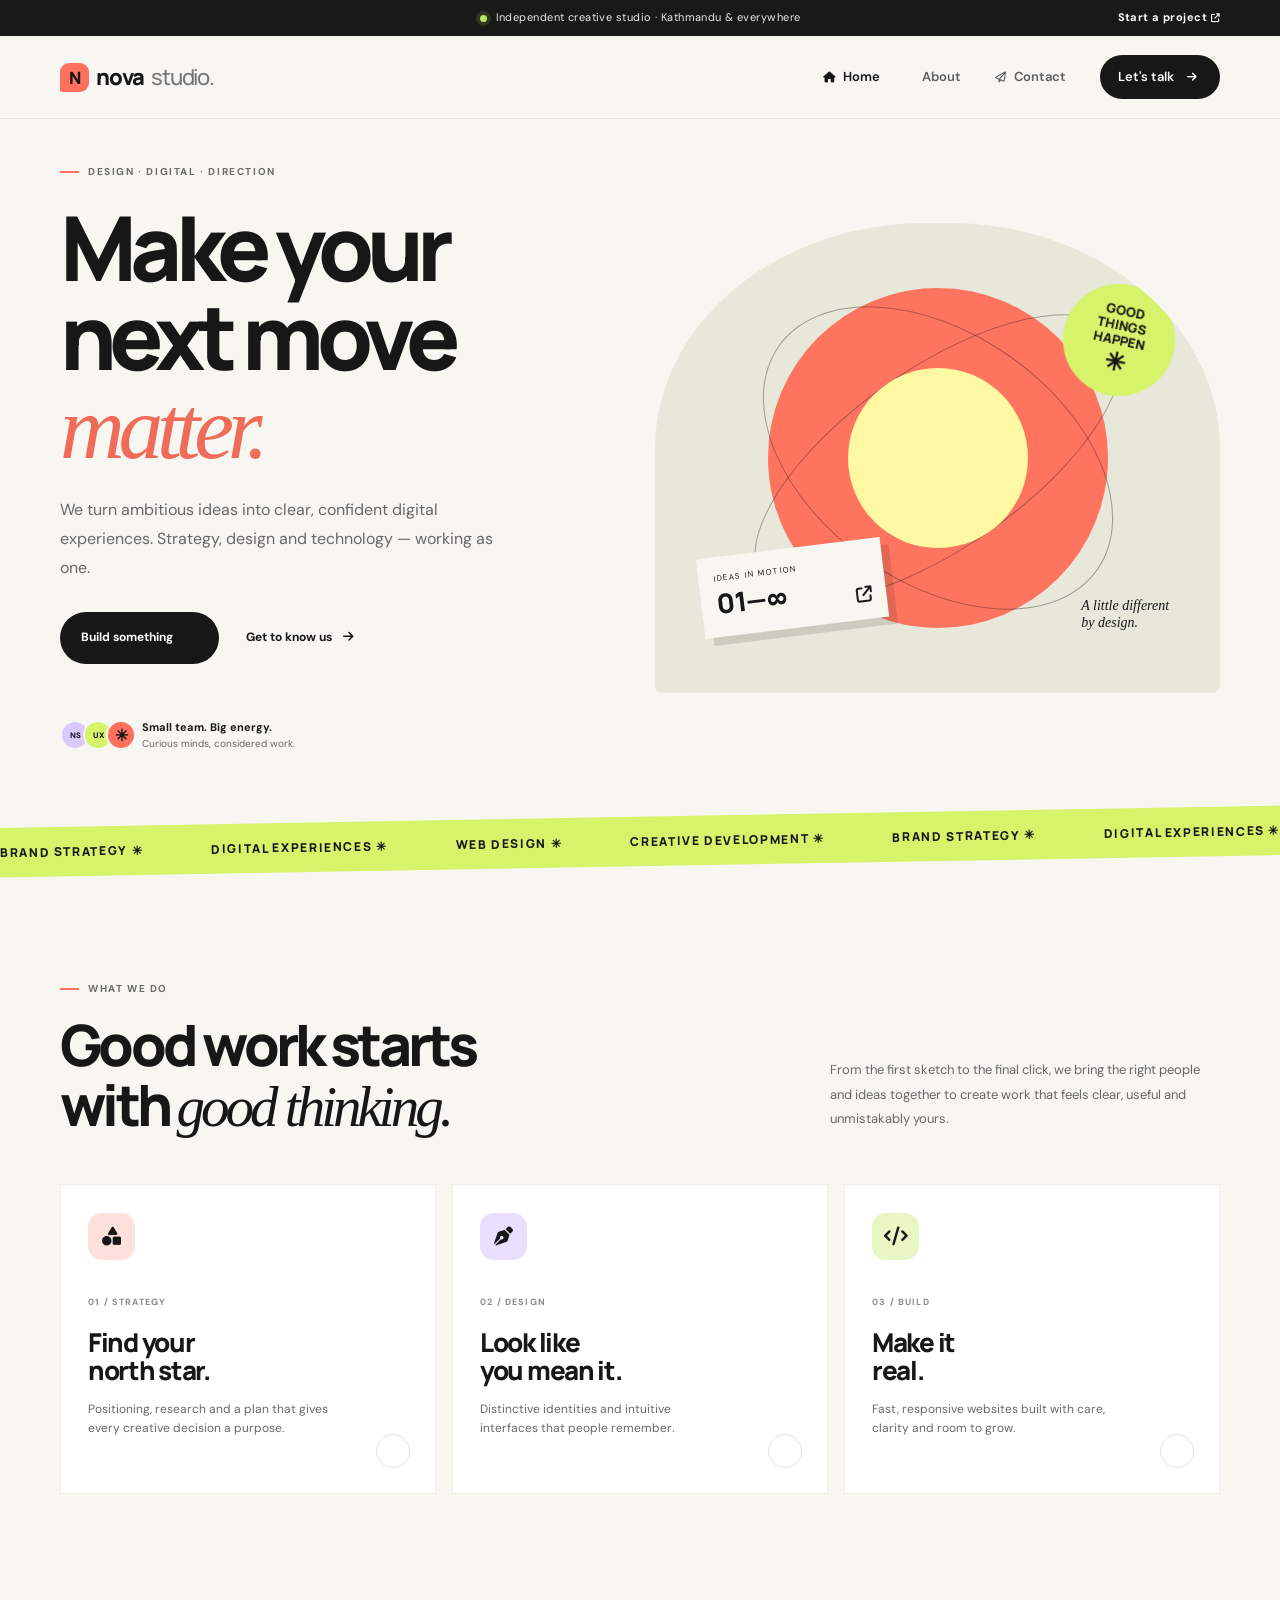
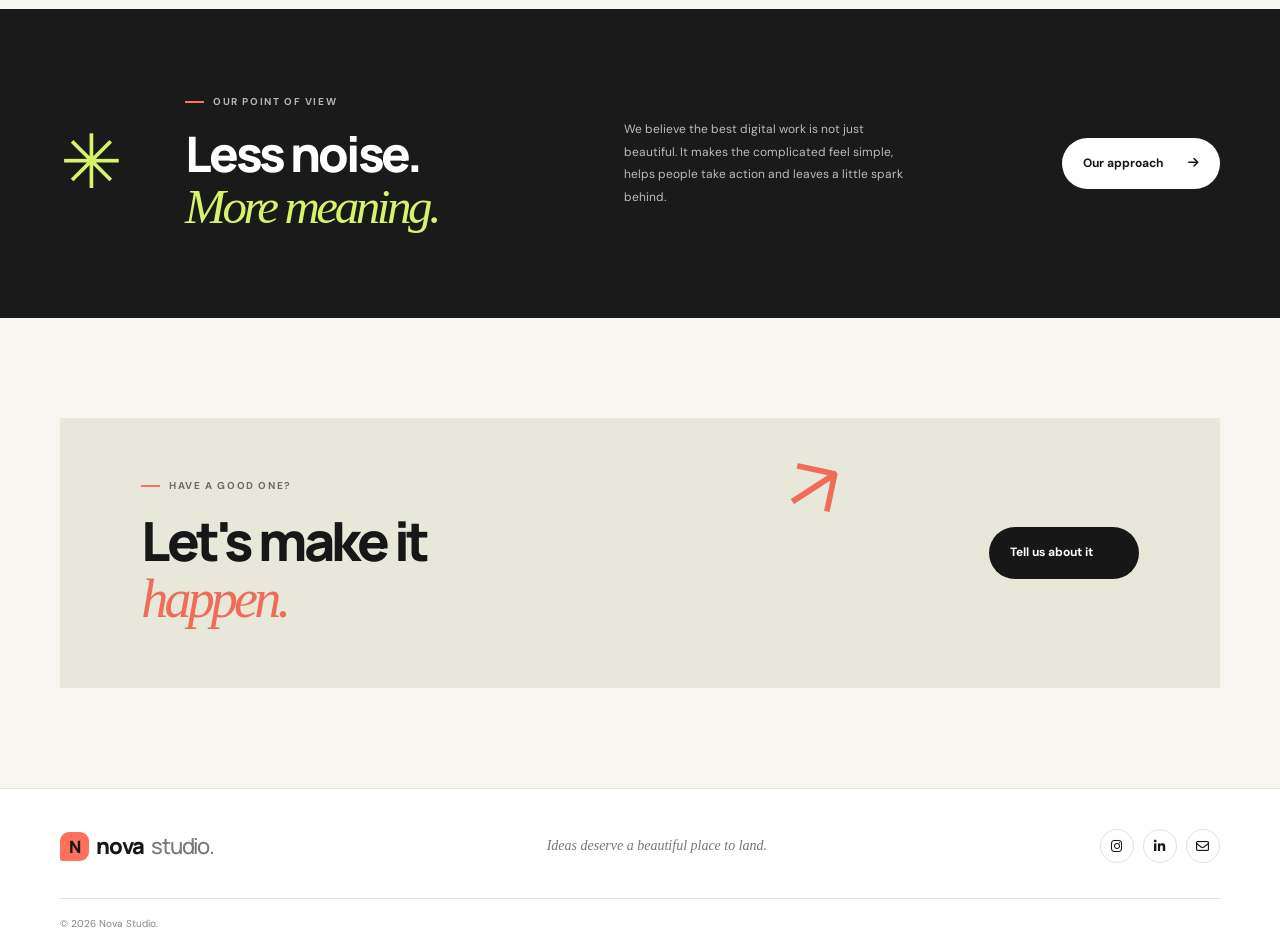
<file: index.html>
<!DOCTYPE html>
<html lang="en">
<head>
  <meta charset="UTF-8">
  <meta name="viewport" content="width=device-width, initial-scale=1.0">
  <meta name="description" content="Nova Studio — thoughtful digital experiences, bold identities and websites built to move ideas forward.">
  <title>Nova Studio — Make your next move</title>
  <link rel="preconnect" href="https://fonts.googleapis.com">
  <link rel="preconnect" href="https://fonts.gstatic.com" crossorigin>
  <link href="https://fonts.googleapis.com/css2?family=DM+Sans:wght@400;500;600;700&family=Manrope:wght@400;500;600;700;800&display=swap" rel="stylesheet">
  <link rel="stylesheet" href="https://cdnjs.cloudflare.com/ajax/libs/font-awesome/6.5.2/css/all.min.css">
  <link rel="stylesheet" href="style.css">
  <script src="main.js" defer></script>
</head>
<body>
  <div class="announcement"><span class="pulse"></span> Independent creative studio · Kathmandu & everywhere <a href="contact.html">Start a project <i class="fa-solid fa-arrow-up-right-from-square"></i></a></div>
  <header class="site-header">
    <nav class="nav container" aria-label="Main navigation">
      <a class="brand" href="index.html"><span class="brand-mark">N</span> nova<span class="brand-light">studio.</span></a>
      <button class="menu-toggle" aria-label="Open navigation" aria-expanded="false"><i class="fa-solid fa-bars"></i></button>
      <div class="nav-links">
        <a class="active" href="index.html"><i class="fa-solid fa-house"></i> Home</a>
        <a href="about.html"><i class="fa-solid fa-sparkles"></i> About</a>
        <a href="contact.html"><i class="fa-regular fa-paper-plane"></i> Contact</a>
        <a class="nav-cta" href="contact.html">Let's talk <i class="fa-solid fa-arrow-right"></i></a>
      </div>
    </nav>
  </header>
  <main>
    <section class="hero container">
      <div class="hero-copy">
        <div class="eyebrow"><span></span> DESIGN · DIGITAL · DIRECTION</div>
        <h1>Make your<br>next move <em>matter.</em></h1>
        <p class="hero-text">We turn ambitious ideas into clear, confident digital experiences. Strategy, design and technology — working as one.</p>
        <div class="hero-actions"><a class="button button-dark" href="contact.html">Build something <i class="fa-solid fa-arrow-up-right"></i></a><a class="text-link" href="about.html">Get to know us <i class="fa-solid fa-arrow-right"></i></a></div>
        <div class="hero-proof"><div class="avatar-stack"><span>NS</span><span>UX</span><span>✳</span></div><div><strong>Small team. Big energy.</strong><small>Curious minds, considered work.</small></div></div>
      </div>
      <div class="hero-art" aria-label="Abstract colorful creative artwork">
        <div class="art-orbit orbit-one"></div><div class="art-orbit orbit-two"></div>
        <div class="art-sun"></div><div class="art-card"><span>IDEAS IN MOTION</span><b>01—∞</b><i class="fa-solid fa-arrow-up-right-from-square"></i></div>
        <div class="art-sticker">GOOD<br>THINGS<br>HAPPEN <span>✳</span></div>
        <div class="art-caption">A little different<br>by design.</div>
      </div>
    </section>
    <section class="ticker"><div class="ticker-track"><span>BRAND STRATEGY ✳</span><span>DIGITAL EXPERIENCES ✳</span><span>WEB DESIGN ✳</span><span>CREATIVE DEVELOPMENT ✳</span><span>BRAND STRATEGY ✳</span><span>DIGITAL EXPERIENCES ✳</span></div></section>
    <section class="section container">
      <div class="section-heading"><div><div class="eyebrow"><span></span> WHAT WE DO</div><h2>Good work starts<br>with <em>good thinking.</em></h2></div><p>From the first sketch to the final click, we bring the right people and ideas together to create work that feels clear, useful and unmistakably yours.</p></div>
      <div class="service-grid">
        <article class="service-card"><div class="service-icon coral"><i class="fa-solid fa-shapes"></i></div><span class="card-number">01 / STRATEGY</span><h3>Find your<br>north star.</h3><p>Positioning, research and a plan that gives every creative decision a purpose.</p><a href="about.html" aria-label="Learn about strategy"><i class="fa-solid fa-arrow-up-right"></i></a></article>
        <article class="service-card"><div class="service-icon lilac"><i class="fa-solid fa-pen-nib"></i></div><span class="card-number">02 / DESIGN</span><h3>Look like<br>you mean it.</h3><p>Distinctive identities and intuitive interfaces that people remember.</p><a href="about.html" aria-label="Learn about design"><i class="fa-solid fa-arrow-up-right"></i></a></article>
        <article class="service-card"><div class="service-icon lime"><i class="fa-solid fa-code"></i></div><span class="card-number">03 / BUILD</span><h3>Make it<br>real.</h3><p>Fast, responsive websites built with care, clarity and room to grow.</p><a href="about.html" aria-label="Learn about development"><i class="fa-solid fa-arrow-up-right"></i></a></article>
      </div>
    </section>
    <section class="feature-band"><div class="container feature-inner"><div class="feature-symbol">✳</div><div><div class="eyebrow light"><span></span> OUR POINT OF VIEW</div><h2>Less noise.<br><em>More meaning.</em></h2></div><p>We believe the best digital work is not just beautiful. It makes the complicated feel simple, helps people take action and leaves a little spark behind.</p><a class="button button-light" href="about.html">Our approach <i class="fa-solid fa-arrow-right"></i></a></div></section>
    <section class="cta-section container"><div class="cta-box"><div><div class="eyebrow"><span></span> HAVE A GOOD ONE?</div><h2>Let's make it<br><em>happen.</em></h2></div><a class="button button-dark" href="contact.html">Tell us about it <i class="fa-solid fa-arrow-up-right"></i></a><div class="cta-doodle">↗</div></div></section>
  </main>
  <footer class="footer"><div class="container footer-main"><a class="brand" href="index.html"><span class="brand-mark">N</span> nova<span class="brand-light">studio.</span></a><p>Ideas deserve a beautiful place to land.</p><div class="socials"><a href="https://www.instagram.com/" aria-label="Instagram"><i class="fa-brands fa-instagram"></i></a><a href="https://www.linkedin.com/" aria-label="LinkedIn"><i class="fa-brands fa-linkedin-in"></i></a><a href="mailto:hello@novastudio.example" aria-label="Email"><i class="fa-regular fa-envelope"></i></a></div></div><div class="container footer-bottom"><span>© <span id="year"></span> Nova Studio.</span></div></footer>
</body>
</html>
</file>
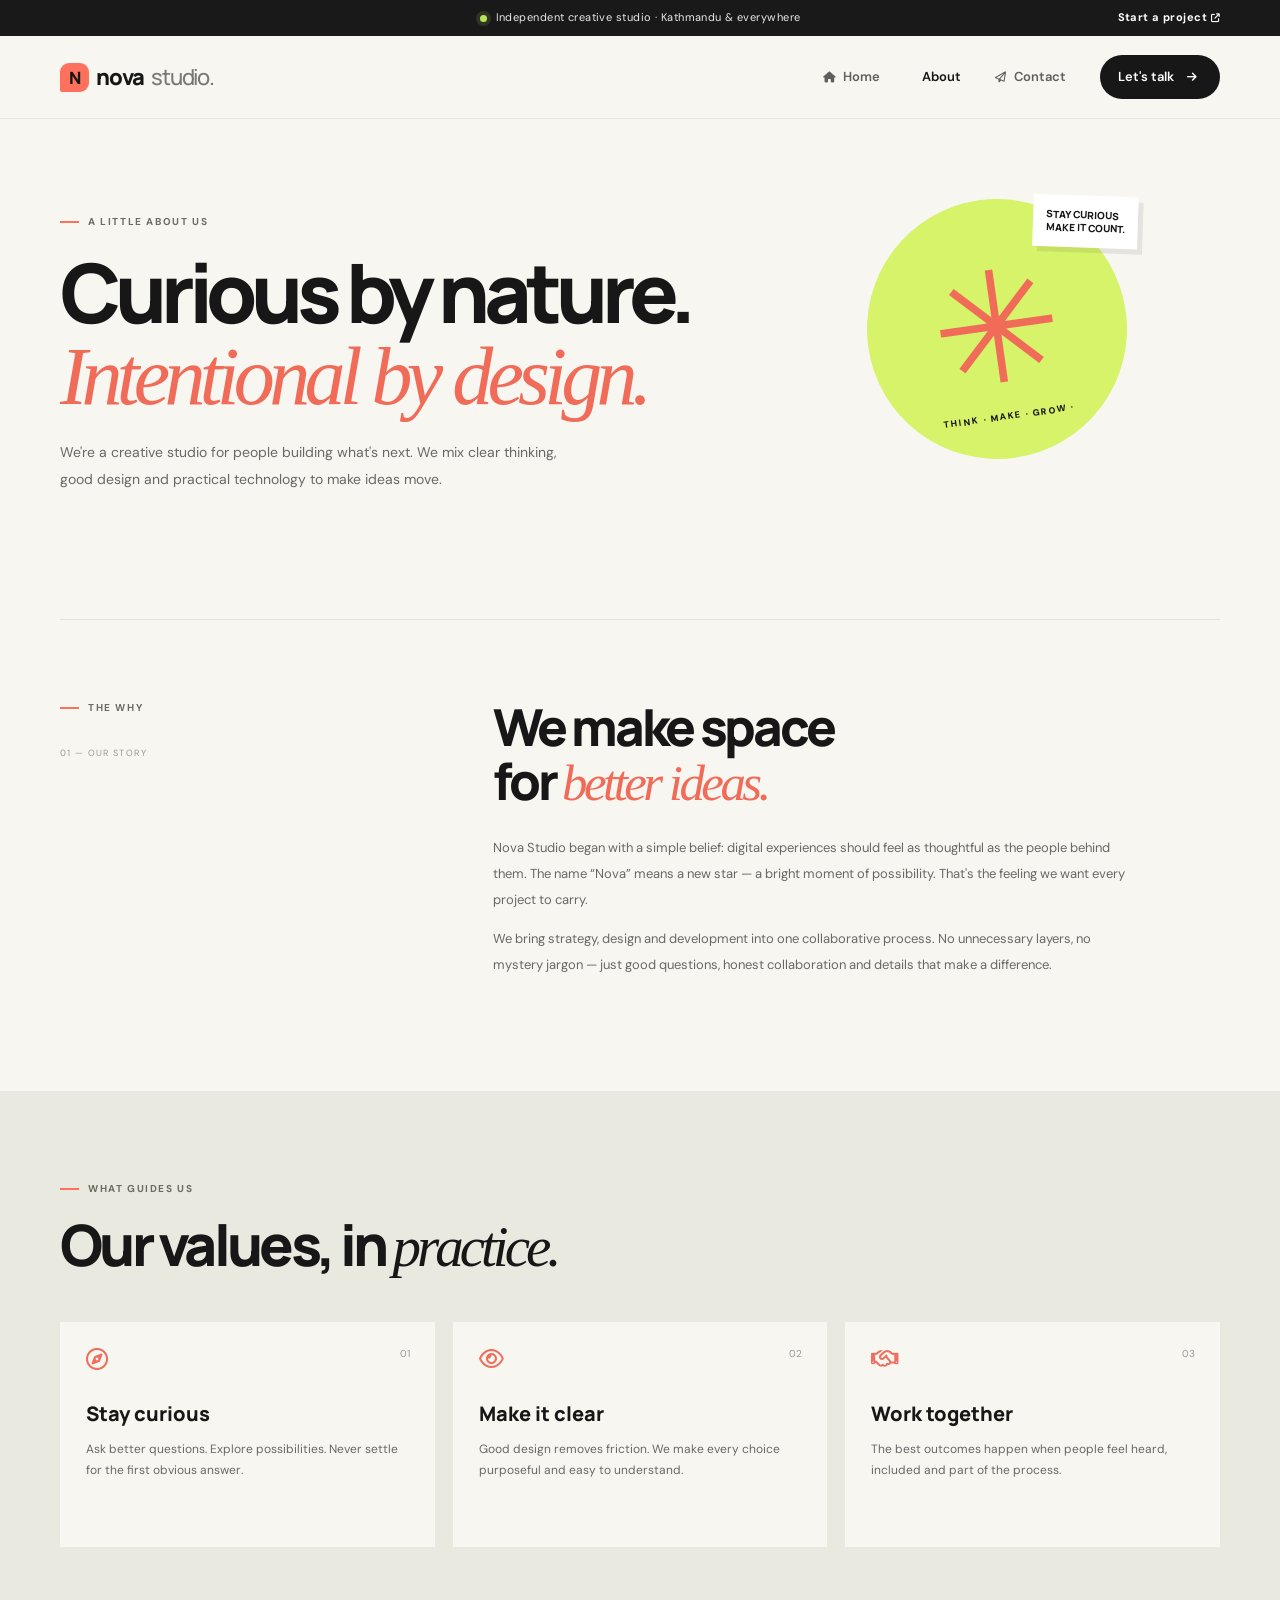
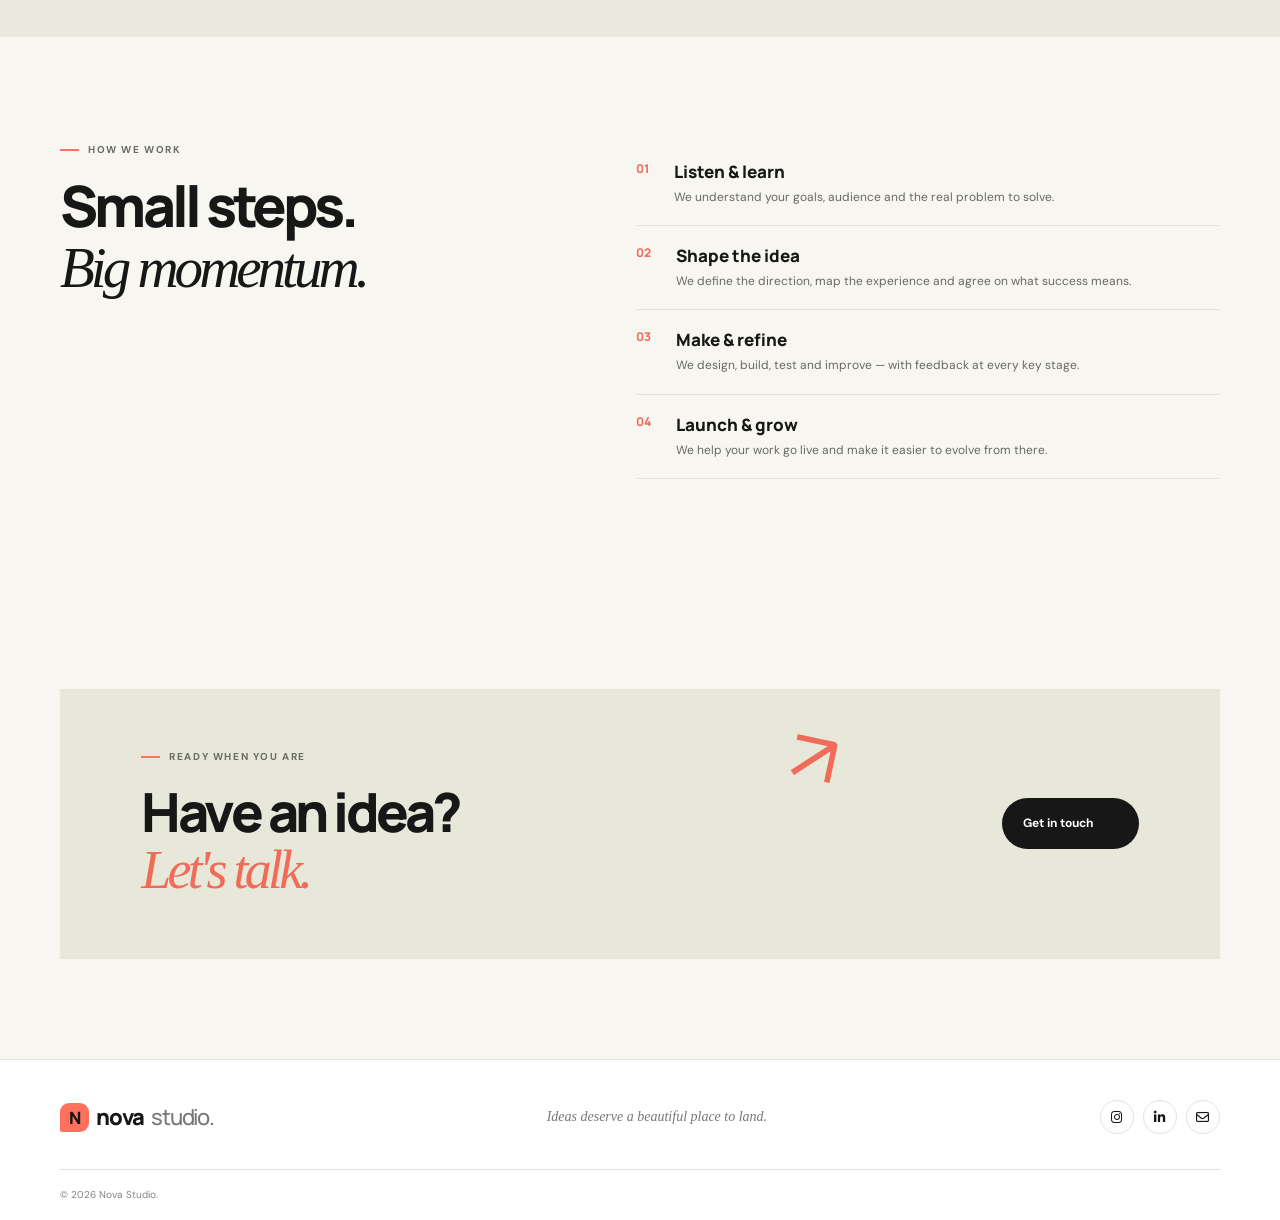
<file: about.html>
<!DOCTYPE html>
<html lang="en">
<head>
  <meta charset="UTF-8"><meta name="viewport" content="width=device-width, initial-scale=1.0">
  <meta name="description" content="Meet Nova Studio and discover our thoughtful approach to creative work.">
  <title>About — Nova Studio</title>
  <link rel="preconnect" href="https://fonts.googleapis.com"><link rel="preconnect" href="https://fonts.gstatic.com" crossorigin>
  <link href="https://fonts.googleapis.com/css2?family=DM+Sans:wght@400;500;600;700&family=Manrope:wght@400;500;600;700;800&display=swap" rel="stylesheet">
  <link rel="stylesheet" href="https://cdnjs.cloudflare.com/ajax/libs/font-awesome/6.5.2/css/all.min.css"><link rel="stylesheet" href="style.css"><script src="main.js" defer></script>
</head>
<body>
  <div class="announcement"><span class="pulse"></span> Independent creative studio · Kathmandu & everywhere <a href="contact.html">Start a project <i class="fa-solid fa-arrow-up-right-from-square"></i></a></div>
  <header class="site-header"><nav class="nav container" aria-label="Main navigation"><a class="brand" href="index.html"><span class="brand-mark">N</span> nova<span class="brand-light">studio.</span></a><button class="menu-toggle" aria-label="Open navigation" aria-expanded="false"><i class="fa-solid fa-bars"></i></button><div class="nav-links"><a href="index.html"><i class="fa-solid fa-house"></i> Home</a><a class="active" href="about.html"><i class="fa-solid fa-sparkles"></i> About</a><a href="contact.html"><i class="fa-regular fa-paper-plane"></i> Contact</a><a class="nav-cta" href="contact.html">Let's talk <i class="fa-solid fa-arrow-right"></i></a></div></nav></header>
  <main>
    <section class="page-hero container"><div class="eyebrow"><span></span> A LITTLE ABOUT US</div><h1>Curious by nature.<br><em>Intentional by design.</em></h1><p>We're a creative studio for people building what's next. We mix clear thinking, good design and practical technology to make ideas move.</p><div class="page-hero-art"><span class="big-asterisk">✳</span><span class="floating-note">STAY CURIOUS<br>MAKE IT COUNT.</span><span class="circle-word">THINK · MAKE · GROW ·</span></div></section>
    <section class="section container about-story"><div class="story-label"><div class="eyebrow"><span></span> THE WHY</div><span>01 — OUR STORY</span></div><div class="story-content"><h2>We make space<br>for <em>better ideas.</em></h2><p>Nova Studio began with a simple belief: digital experiences should feel as thoughtful as the people behind them. The name “Nova” means a new star — a bright moment of possibility. That's the feeling we want every project to carry.</p><p>We bring strategy, design and development into one collaborative process. No unnecessary layers, no mystery jargon — just good questions, honest collaboration and details that make a difference.</p></div></section>
    <section class="values-section"><div class="container"><div class="eyebrow"><span></span> WHAT GUIDES US</div><h2>Our values, in <em>practice.</em></h2><div class="values-grid"><article><span>01</span><i class="fa-regular fa-compass"></i><h3>Stay curious</h3><p>Ask better questions. Explore possibilities. Never settle for the first obvious answer.</p></article><article><span>02</span><i class="fa-regular fa-eye"></i><h3>Make it clear</h3><p>Good design removes friction. We make every choice purposeful and easy to understand.</p></article><article><span>03</span><i class="fa-regular fa-handshake"></i><h3>Work together</h3><p>The best outcomes happen when people feel heard, included and part of the process.</p></article></div></div></section>
    <section class="process-section container"><div><div class="eyebrow"><span></span> HOW WE WORK</div><h2>Small steps.<br><em>Big momentum.</em></h2></div><div class="process-list"><div><b>01</b><section><h3>Listen & learn</h3><p>We understand your goals, audience and the real problem to solve.</p></section></div><div><b>02</b><section><h3>Shape the idea</h3><p>We define the direction, map the experience and agree on what success means.</p></section></div><div><b>03</b><section><h3>Make & refine</h3><p>We design, build, test and improve — with feedback at every key stage.</p></section></div><div><b>04</b><section><h3>Launch & grow</h3><p>We help your work go live and make it easier to evolve from there.</p></section></div></div></section>
    <section class="cta-section container"><div class="cta-box"><div><div class="eyebrow"><span></span> READY WHEN YOU ARE</div><h2>Have an idea?<br><em>Let's talk.</em></h2></div><a class="button button-dark" href="contact.html">Get in touch <i class="fa-solid fa-arrow-up-right"></i></a><div class="cta-doodle">↗</div></div></section>
  </main>
  <footer class="footer"><div class="container footer-main"><a class="brand" href="index.html"><span class="brand-mark">N</span> nova<span class="brand-light">studio.</span></a><p>Ideas deserve a beautiful place to land.</p><div class="socials"><a href="https://www.instagram.com/" aria-label="Instagram"><i class="fa-brands fa-instagram"></i></a><a href="https://www.linkedin.com/" aria-label="LinkedIn"><i class="fa-brands fa-linkedin-in"></i></a><a href="mailto:hello@novastudio.example" aria-label="Email"><i class="fa-regular fa-envelope"></i></a></div></div><div class="container footer-bottom"><span>© <span id="year"></span> Nova Studio.</span></div></footer>
</body></html>
</file>
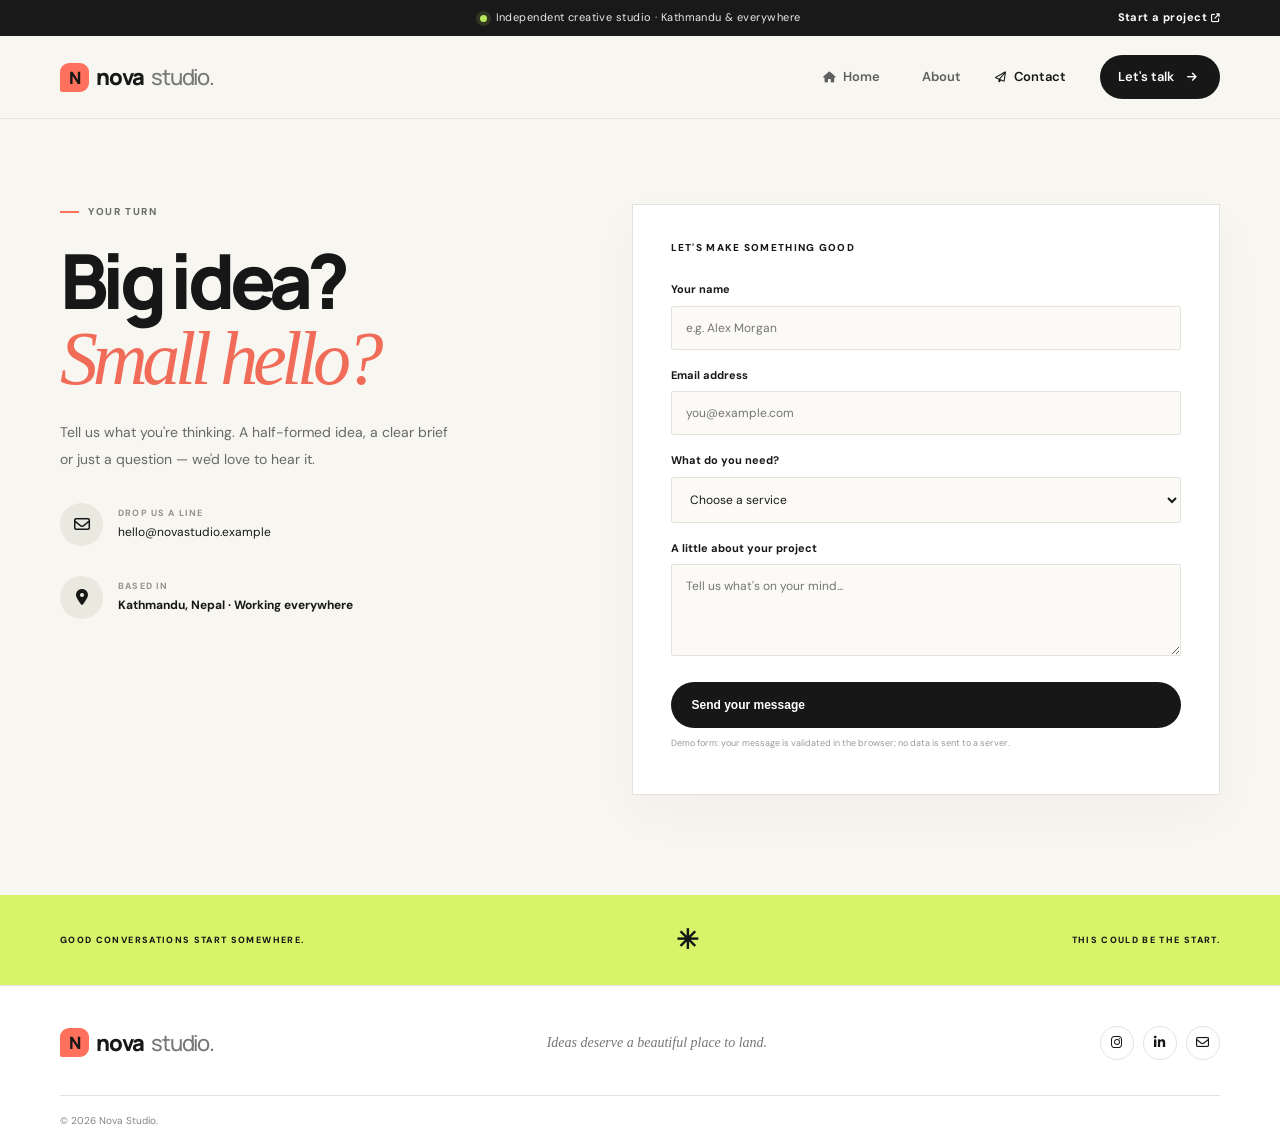
<file: contact.html>
<!DOCTYPE html>
<html lang="en">
<head>
  <meta charset="UTF-8"><meta name="viewport" content="width=device-width, initial-scale=1.0">
  <meta name="description" content="Contact Nova Studio to start a creative or web project.">
  <title>Contact — Nova Studio</title>
  <link rel="preconnect" href="https://fonts.googleapis.com"><link rel="preconnect" href="https://fonts.gstatic.com" crossorigin>
  <link href="https://fonts.googleapis.com/css2?family=DM+Sans:wght@400;500;600;700&family=Manrope:wght@400;500;600;700;800&display=swap" rel="stylesheet">
  <link rel="stylesheet" href="https://cdnjs.cloudflare.com/ajax/libs/font-awesome/6.5.2/css/all.min.css"><link rel="stylesheet" href="style.css"><script src="main.js" defer></script>
</head>
<body>
  <div class="announcement"><span class="pulse"></span> Independent creative studio · Kathmandu & everywhere <a href="contact.html">Start a project <i class="fa-solid fa-arrow-up-right-from-square"></i></a></div>
  <header class="site-header"><nav class="nav container" aria-label="Main navigation"><a class="brand" href="index.html"><span class="brand-mark">N</span> nova<span class="brand-light">studio.</span></a><button class="menu-toggle" aria-label="Open navigation" aria-expanded="false"><i class="fa-solid fa-bars"></i></button><div class="nav-links"><a href="index.html"><i class="fa-solid fa-house"></i> Home</a><a href="about.html"><i class="fa-solid fa-sparkles"></i> About</a><a class="active" href="contact.html"><i class="fa-regular fa-paper-plane"></i> Contact</a><a class="nav-cta" href="#contact-form">Let's talk <i class="fa-solid fa-arrow-right"></i></a></div></nav></header>
  <main>
    <section class="contact-hero container"><div><div class="eyebrow"><span></span> YOUR TURN</div><h1>Big idea?<br><em>Small hello?</em></h1><p>Tell us what you're thinking. A half-formed idea, a clear brief or just a question — we'd love to hear it.</p><div class="contact-detail"><span><i class="fa-regular fa-envelope"></i></span><div><small>DROP US A LINE</small><a href="mailto:hello@novastudio.example">hello@novastudio.example</a></div></div><div class="contact-detail"><span><i class="fa-solid fa-location-dot"></i></span><div><small>BASED IN</small><strong>Kathmandu, Nepal · Working everywhere</strong></div></div></div>
      <form class="contact-form" id="contact-form" novalidate><div class="form-top"><span>LET'S MAKE SOMETHING GOOD</span><i class="fa-solid fa-arrow-down-right-dots"></i></div><label for="name">Your name</label><input id="name" name="name" type="text" placeholder="e.g. Alex Morgan" required minlength="2"><small class="error" id="name-error"></small><label for="email">Email address</label><input id="email" name="email" type="email" placeholder="you@example.com" required><small class="error" id="email-error"></small><label for="topic">What do you need?</label><select id="topic" name="topic" required><option value="">Choose a service</option><option>Website design & development</option><option>Brand identity</option><option>Strategy & consultation</option><option>Something else</option></select><label for="message">A little about your project</label><textarea id="message" name="message" rows="4" placeholder="Tell us what's on your mind..." required minlength="10"></textarea><small class="error" id="message-error"></small><button class="button button-dark form-submit" type="submit">Send your message <i class="fa-solid fa-arrow-up-right"></i></button><p class="form-note">Demo form: your message is validated in the browser; no data is sent to a server.</p><div class="form-success" id="form-success" role="status" aria-live="polite"></div></form>
    </section>
    <section class="contact-bottom"><div class="container"><span>GOOD CONVERSATIONS START SOMEWHERE.</span><span class="contact-star">✳</span><span>THIS COULD BE THE START.</span></div></section>
  </main>
  <footer class="footer"><div class="container footer-main"><a class="brand" href="index.html"><span class="brand-mark">N</span> nova<span class="brand-light">studio.</span></a><p>Ideas deserve a beautiful place to land.</p><div class="socials"><a href="https://www.instagram.com/" aria-label="Instagram"><i class="fa-brands fa-instagram"></i></a><a href="https://www.linkedin.com/" aria-label="LinkedIn"><i class="fa-brands fa-linkedin-in"></i></a><a href="mailto:hello@novastudio.example" aria-label="Email"><i class="fa-regular fa-envelope"></i></a></div></div><div class="container footer-bottom"><span>© <span id="year"></span> Nova Studio.</span></div></footer>
</body></html>
</file>
<file: style.css>
/* Nova Studio — shared responsive stylesheet */
:root{--ink:#171717;--muted:#686868;--paper:#f7f6f1;--white:#fff;--coral:#ff705d;--lilac:#d9c9ff;--lime:#d6f36a;--line:#e5e2d9;--serif:Georgia,serif}
*{box-sizing:border-box}html{scroll-behavior:smooth}body{margin:0;background:var(--paper);color:var(--ink);font-family:"DM Sans",sans-serif;line-height:1.6}a{color:inherit;text-decoration:none}.container{width:min(1160px,calc(100% - 48px));margin:auto}.announcement{height:36px;background:#191919;color:#e9e9e9;display:flex;align-items:center;justify-content:center;gap:9px;font-size:11px;letter-spacing:.04em}.announcement a{position:absolute;right:max(24px,calc((100vw - 1160px)/2));color:#fff;font-weight:700}.announcement a i{font-size:9px}.pulse{width:7px;height:7px;border-radius:50%;background:#b8e65a;box-shadow:0 0 0 4px #b8e65a22}.site-header{background:var(--paper);position:sticky;top:0;z-index:10;border-bottom:1px solid #e9e6df}.nav{height:82px;display:flex;align-items:center;justify-content:space-between}.brand{font:800 22px Manrope,sans-serif;letter-spacing:-1.2px;display:flex;align-items:center;gap:7px}.brand-mark{width:29px;height:29px;background:var(--coral);color:#171717;border-radius:9px 9px 9px 2px;display:grid;place-items:center;font-size:17px}.brand-light{font-weight:500;color:#777}.nav-links{display:flex;align-items:center;gap:34px;font-size:13px;font-weight:600}.nav-links>a:not(.nav-cta){color:#5f5f5f;transition:.2s}.nav-links>a i{font-size:11px;margin-right:5px}.nav-links>a:hover,.nav-links>a.active{color:var(--ink)}.nav-cta{background:var(--ink);color:white;padding:12px 18px;border-radius:30px}.nav-cta i{margin-left:10px}.menu-toggle{display:none;background:none;border:0;font-size:22px}.hero{min-height:625px;display:grid;grid-template-columns:1fr 1fr;align-items:center;gap:30px;padding-top:45px;padding-bottom:65px}.eyebrow{font-size:10px;font-weight:700;letter-spacing:.16em;color:#6b6b66;display:flex;align-items:center;gap:9px}.eyebrow>span{width:19px;height:2px;background:var(--coral);display:inline-block}.hero h1,.page-hero h1,.contact-hero h1{font:800 clamp(58px,7vw,92px)/.99 Manrope,sans-serif;letter-spacing:-.075em;margin:23px 0}.hero h1 em,.section h2 em,.feature-inner h2 em,.cta-box h2 em,.page-hero h1 em,.story-content h2 em,.values-section h2 em,.process-section h2 em,.contact-hero h1 em{font-family:var(--serif);font-weight:400;letter-spacing:-.07em}.hero h1 em{color:#f06c59}.hero-text{font-size:16px;color:var(--muted);max-width:450px;line-height:1.8}.hero-actions{display:flex;align-items:center;gap:27px;margin-top:30px}.button{display:inline-flex;align-items:center;gap:25px;padding:16px 21px;border-radius:40px;font-size:12px;font-weight:700;transition:transform .2s,background .2s}.button:hover{transform:translateY(-3px)}.button-dark{background:var(--ink);color:#fff}.button-dark:hover{background:#393939}.button-light{background:#fff;color:#171717}.text-link{font-size:12px;font-weight:700}.text-link i{margin-left:8px}.hero-proof{display:flex;align-items:center;gap:13px;margin-top:55px}.avatar-stack{display:flex}.avatar-stack span{width:30px;height:30px;border-radius:50%;background:var(--lilac);border:2px solid var(--paper);display:grid;place-items:center;font-size:8px;font-weight:800;margin-right:-7px}.avatar-stack span:nth-child(2){background:var(--lime)}.avatar-stack span:nth-child(3){background:var(--coral);font-size:16px}.hero-proof strong,.hero-proof small{display:block}.hero-proof strong{font-size:11px}.hero-proof small{font-size:10px;color:var(--muted)}.hero-art{height:470px;position:relative;overflow:hidden;background:#e7e8d9;border-radius:48% 48% 8px 8px;isolation:isolate}.hero-art:before{content:"";position:absolute;width:340px;height:340px;border-radius:50%;background:#ff745f;left:50%;top:50%;transform:translate(-50%,-50%);z-index:-1}.art-sun{position:absolute;width:180px;height:180px;border-radius:50%;background:var(--lime);left:50%;top:50%;transform:translate(-50%,-50%);mix-blend-mode:screen}.art-orbit{position:absolute;border:1px solid #25252566;border-radius:50%;width:430px;height:180px;left:50%;top:50%;transform:translate(-50%,-50%) rotate(-35deg)}.orbit-two{transform:translate(-50%,-50%) rotate(35deg);width:390px;height:250px}.art-card{position:absolute;left:8%;bottom:14%;width:185px;padding:15px;background:#f7f6f1;box-shadow:8px 8px 0 #17171722;transform:rotate(-7deg)}.art-card span{font-size:8px;letter-spacing:.15em;display:block}.art-card b{font:800 27px Manrope;display:block}.art-card i{position:absolute;right:14px;bottom:17px}.art-sticker{position:absolute;right:8%;top:13%;background:var(--lime);width:112px;height:112px;border-radius:50%;display:grid;place-content:center;text-align:center;font:800 13px/1.15 Manrope;transform:rotate(12deg)}.art-sticker span{font-size:25px}.art-caption{position:absolute;right:9%;bottom:13%;font:italic 14px var(--serif);line-height:1.2}.ticker{background:var(--lime);overflow:hidden;white-space:nowrap;padding:16px 0;transform:rotate(-1deg) scale(1.01)}.ticker-track{display:flex;justify-content:space-around;gap:55px;font:800 12px Manrope;letter-spacing:.13em}.section{padding-top:115px;padding-bottom:115px}.section-heading{display:flex;justify-content:space-between;align-items:end;margin-bottom:47px}.section h2,.feature-inner h2,.cta-box h2,.values-section h2,.process-section h2,.story-content h2{font:800 clamp(38px,5vw,57px)/1.05 Manrope;letter-spacing:-.065em;margin:18px 0 0}.section-heading>p{max-width:390px;color:var(--muted);font-size:13px;line-height:1.9;margin:0 0 5px}.service-grid{display:grid;grid-template-columns:repeat(3,1fr);gap:16px}.service-card{background:#fff;padding:28px 27px 25px;min-height:310px;position:relative;border:1px solid #efede7;transition:.25s}.service-card:hover{transform:translateY(-6px);box-shadow:0 18px 35px #1717170b}.service-icon{width:47px;height:47px;border-radius:14px;display:grid;place-items:center;font-size:19px;margin-bottom:27px}.coral{background:#ffe0da}.lilac{background:#e9e0ff}.lime{background:#e9f6c4}.card-number{font-size:9px;font-weight:700;letter-spacing:.13em;color:#8a8983}.service-card h3{font:800 26px/1.1 Manrope;letter-spacing:-.05em;margin:15px 0}.service-card p{font-size:12px;color:var(--muted);max-width:245px}.service-card>a{position:absolute;right:25px;bottom:25px;width:34px;height:34px;border-radius:50%;border:1px solid var(--line);display:grid;place-items:center;font-size:12px}.feature-band{background:#1a1a1a;color:white;padding:85px 0}.feature-inner{display:grid;grid-template-columns:100px 1fr 1fr auto;gap:25px;align-items:center}.feature-symbol{font-size:75px;color:var(--lime)}.light{color:#b6b6b0}.feature-inner h2{font-size:49px}.feature-inner h2 em{color:var(--lime)}.feature-inner>p{font-size:12px;line-height:1.9;color:#bcbcb7;max-width:290px}.cta-section{padding-top:100px;padding-bottom:100px}.cta-box{position:relative;background:#e7e8d9;padding:60px 7%;display:flex;align-items:center;justify-content:space-between;overflow:hidden}.cta-box h2{font-size:54px}.cta-box h2 em{color:#f06c59}.cta-doodle{position:absolute;right:33%;top:10px;font-size:75px;color:#f06c59;transform:rotate(12deg)}.footer{background:#fff;border-top:1px solid var(--line)}.footer-main{display:flex;align-items:center;justify-content:space-between;padding-top:35px;padding-bottom:30px}.footer-main p{font:italic 14px var(--serif);color:#777}.socials{display:flex;gap:9px}.socials a{width:34px;height:34px;border:1px solid var(--line);border-radius:50%;display:grid;place-items:center;font-size:13px}.footer-bottom{border-top:1px solid var(--line);padding-top:17px;padding-bottom:17px;display:flex;justify-content:space-between;font-size:10px;color:#858585}.footer-bottom i{color:#f06c59}.page-hero{padding-top:95px;padding-bottom:85px;position:relative;min-height:500px}.page-hero h1{font-size:clamp(52px,7vw,82px);margin:22px 0}.page-hero h1 em{color:#f06c59}.page-hero>p{max-width:500px;color:var(--muted);line-height:1.9;font-size:14px}.page-hero-art{position:absolute;right:8%;top:80px;width:260px;height:260px;background:var(--lime);border-radius:50%;display:grid;place-items:center;transform:rotate(-8deg)}.big-asterisk{font-size:155px;color:#f06c59;line-height:1}.floating-note{position:absolute;right:-25px;top:10px;background:#fff;padding:13px;font:800 10px/1.3 Manrope;transform:rotate(10deg);box-shadow:5px 5px 0 #17171715}.circle-word{position:absolute;bottom:35px;font-size:9px;font-weight:800;letter-spacing:.18em}.about-story{border-top:1px solid var(--line);display:grid;grid-template-columns:1fr 2fr;gap:70px;padding-top:80px;padding-bottom:100px}.story-label>span{display:block;margin-top:30px;font-size:9px;letter-spacing:.15em;color:#999}.story-content h2{font-size:51px;margin:0 0 25px}.story-content h2 em{color:#f06c59}.story-content p{font-size:13px;line-height:2;color:var(--muted);max-width:650px}.values-section{background:#e9e9df;padding:90px 0}.values-section h2{margin-bottom:45px}.values-grid{display:grid;grid-template-columns:repeat(3,1fr);gap:18px}.values-grid article{background:#f7f6f1;padding:26px;min-height:225px;position:relative}.values-grid article>span{position:absolute;right:25px;top:24px;font-size:10px;color:#999}.values-grid article>i{font-size:22px;color:#ed705e}.values-grid h3{font:800 20px Manrope;margin:25px 0 8px}.values-grid p{font-size:12px;color:var(--muted);line-height:1.8}.process-section{padding-top:105px;padding-bottom:110px;display:grid;grid-template-columns:1fr 1.2fr;gap:90px}.process-list>div{display:flex;gap:25px;padding:18px 0;border-bottom:1px solid var(--line)}.process-list b{font:800 12px Manrope;color:#ed705e}.process-list h3{font:800 17px Manrope;margin:0 0 5px}.process-list p{font-size:12px;color:var(--muted);margin:0}.contact-hero{padding-top:85px;padding-bottom:100px;display:grid;grid-template-columns:.9fr 1.1fr;gap:90px;align-items:start}.contact-hero h1{font-size:clamp(55px,6vw,76px)}.contact-hero h1 em{color:#f06c59}.contact-hero>div>p{max-width:390px;color:var(--muted);font-size:14px;line-height:1.9}.contact-detail{display:flex;align-items:center;gap:15px;margin-top:30px}.contact-detail>span{width:43px;height:43px;border-radius:50%;background:#e9e9df;display:grid;place-items:center}.contact-detail small,.contact-detail a,.contact-detail strong{display:block}.contact-detail small{font-size:9px;letter-spacing:.13em;color:#92928a;font-weight:700}.contact-detail a,.contact-detail strong{font-size:12px;margin-top:3px}.contact-form{background:#fff;padding:35px 38px;border:1px solid var(--line);box-shadow:0 18px 50px #17171708}.form-top{display:flex;justify-content:space-between;font-size:10px;letter-spacing:.13em;font-weight:800;margin-bottom:25px}.form-top i{font-size:18px;color:#ed705e}label{display:block;font-size:11px;font-weight:700;margin:17px 0 7px}input,select,textarea{width:100%;border:1px solid #e5e3dc;background:#fbfaf7;padding:13px 14px;font:12px "DM Sans",sans-serif;border-radius:2px;outline:none;color:var(--ink)}input:focus,select:focus,textarea:focus{border-color:#ed705e;box-shadow:0 0 0 3px #ed705e18}textarea{resize:vertical}.invalid{border-color:#d94b3f!important}.error{display:block;color:#d94b3f;font-size:10px;min-height:0}.form-submit{width:100%;justify-content:space-between;margin-top:18px;border:0;cursor:pointer}.form-note{font-size:9px;color:#999;line-height:1.5}.form-success{font-size:11px;color:#386c27;line-height:1.6}.contact-bottom{background:var(--lime);padding:23px 0}.contact-bottom .container{display:flex;align-items:center;justify-content:space-between;font-size:9px;letter-spacing:.15em;font-weight:800}.contact-star{font-size:27px}
@media(max-width:800px){.announcement{justify-content:flex-start;padding-left:18px}.announcement a{display:none}.menu-toggle{display:block}.nav-links{display:none;position:absolute;top:82px;left:0;right:0;background:var(--paper);padding:22px 24px 28px;flex-direction:column;align-items:stretch;gap:20px;border-bottom:1px solid var(--line)}.nav-links.open{display:flex}.nav-cta{text-align:center}.hero{grid-template-columns:1fr;padding-top:65px;gap:45px}.hero-art{height:390px;max-width:500px;width:100%;margin:auto}.section-heading{display:block}.section-heading>p{margin-top:20px}.feature-inner{grid-template-columns:55px 1fr}.feature-inner>p{grid-column:2}.feature-inner>.button{grid-column:2;justify-self:start}.feature-symbol{font-size:55px}.service-grid{gap:10px}.service-card{padding:22px 17px}.page-hero-art{opacity:.45;right:0;top:145px;width:190px;height:190px}.big-asterisk{font-size:110px}.about-story{grid-template-columns:1fr;gap:25px}.story-label>span{margin-top:10px}.process-section{grid-template-columns:1fr;gap:35px}.contact-hero{grid-template-columns:1fr;gap:45px}.contact-form{max-width:600px}.cta-doodle{right:30%;opacity:.5}}
@media(max-width:560px){.container{width:min(100% - 36px,1160px)}.hero h1{font-size:62px}.hero-art{height:320px}.section{padding-top:75px;padding-bottom:75px}.service-grid,.values-grid{grid-template-columns:1fr}.service-card{min-height:260px}.feature-band{padding:65px 0}.feature-inner{grid-template-columns:38px 1fr;gap:15px}.feature-symbol{font-size:40px}.feature-inner h2{font-size:42px}.feature-inner>p{grid-column:1/-1}.feature-inner>.button{grid-column:1/-1}.cta-section{padding-top:65px;padding-bottom:65px}.cta-box{padding:38px 25px;display:block}.cta-box h2{font-size:45px;margin-bottom:25px}.cta-doodle{right:10%;top:8px;font-size:55px}.footer-main{flex-wrap:wrap;gap:15px}.footer-main p{order:3;width:100%;margin:0}.footer-bottom{gap:10px;flex-direction:column}.page-hero{padding-top:70px;min-height:480px}.page-hero h1{font-size:55px;position:relative;z-index:1}.page-hero>p{position:relative;z-index:1;max-width:90%}.page-hero-art{top:230px;right:8px;width:145px;height:145px;opacity:.7}.big-asterisk{font-size:85px}.floating-note{font-size:8px}.circle-word{font-size:7px;bottom:20px}.story-content h2{font-size:43px}.values-section{padding:70px 0}.contact-hero{padding-top:65px;padding-bottom:70px}.contact-hero h1{font-size:57px}.contact-form{padding:26px 21px}.contact-bottom .container{font-size:7px}.contact-star{font-size:20px}}
</file>
